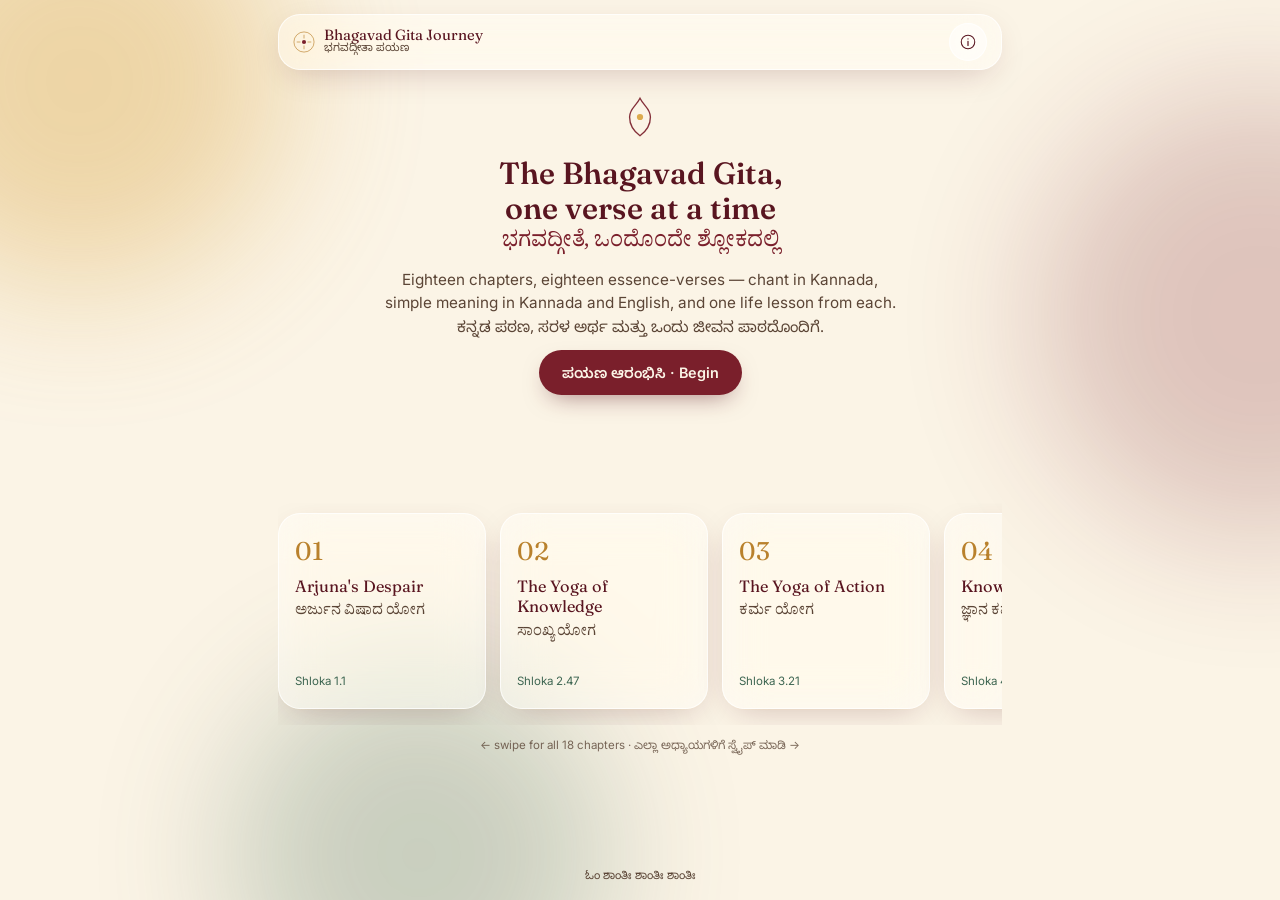
<file: index.html>
<!DOCTYPE html>
<html lang="kn">
<head>
<meta charset="UTF-8">
<meta name="viewport" content="width=device-width, initial-scale=1, viewport-fit=cover">
<title>ಭಗವದ್ಗೀತಾ ಪಯಣ · Bhagavad Gita Journey</title>
<meta name="description" content="Learn the Bhagavad Gita, one verse at a time — chant in Kannada, simple meaning in Kannada and English, and a life lesson from every shloka.">
<link rel="preconnect" href="https://fonts.googleapis.com">
<link rel="preconnect" href="https://fonts.gstatic.com" crossorigin>
<link href="https://fonts.googleapis.com/css2?family=Fraunces:opsz,wght@9..144,420;9..144,560;9..144,650&family=Inter:wght@400;500;600&family=Noto+Sans+Kannada:wght@400;500;600&family=Noto+Serif+Kannada:wght@500;600&display=swap" rel="stylesheet">
<link rel="stylesheet" href="style.css">
</head>
<body>

<div class="bg-blobs"><span class="b1"></span><span class="b2"></span><span class="b3"></span></div>

<div class="shell">

  <header class="site-header glass">
    <a class="brand" href="index.html">
      <svg viewBox="0 0 48 48" fill="none" xmlns="http://www.w3.org/2000/svg">
        <circle cx="24" cy="24" r="22" stroke="#B9812C" stroke-width="1.4"/>
        <circle cx="24" cy="24" r="4.5" fill="#7A1F2B"/>
        <path d="M24 9 L24 15.5 M24 32.5 L24 39 M9 24 L15.5 24 M32.5 24 L39 24" stroke="#B9812C" stroke-width="1.4" stroke-linecap="round"/>
      </svg>
      <span class="brand-text">Bhagavad Gita Journey<span class="kn">ಭಗವದ್ಗೀತಾ ಪಯಣ</span></span>
    </a>
    <button class="icon-btn" id="aboutBtn" aria-label="About">
      <svg viewBox="0 0 24 24" fill="none" xmlns="http://www.w3.org/2000/svg"><circle cx="12" cy="12" r="9" stroke="currentColor" stroke-width="1.4"/><path d="M12 11v5.5M12 7.8v.1" stroke="currentColor" stroke-width="1.6" stroke-linecap="round"/></svg>
    </button>
  </header>

  <section class="hero">
    <svg class="hero-sigil" viewBox="0 0 48 48" fill="none" xmlns="http://www.w3.org/2000/svg">
      <path d="M24 6 C28 14 34 16 34 24 C34 32 29.5 38 24 42 C18.5 38 14 32 14 24 C14 16 20 14 24 6 Z" stroke="#7A1F2B" stroke-width="1.3"/>
      <circle cx="24" cy="24" r="3" fill="#D9A441"/>
    </svg>
    <h1>The Bhagavad Gita,<br>one verse at a time</h1>
    <span class="hero-kn">ಭಗವದ್ಗೀತೆ, ಒಂದೊಂದೇ ಶ್ಲೋಕದಲ್ಲಿ</span>
    <p class="lede">
      Eighteen chapters, eighteen essence-verses — chant in Kannada, simple meaning in Kannada and English, and one life lesson from each.
      <span class="kn">ಕನ್ನಡ ಪಠಣ, ಸರಳ ಅರ್ಥ ಮತ್ತು ಒಂದು ಜೀವನ ಪಾಠದೊಂದಿಗೆ.</span>
    </p>
    <div class="cta-row">
      <a class="btn btn-primary" href="shloka.html?v=0">ಪಯಣ ಆರಂಭಿಸಿ · Begin</a>
    </div>
  </section>

  <div class="carousel-wrap">
    <div class="carousel" id="carousel"><!-- chapter cards injected --></div>
    <p class="scroll-hint">← swipe for all 18 chapters · ಎಲ್ಲಾ ಅಧ್ಯಾಯಗಳಿಗೆ ಸ್ವೈಪ್ ಮಾಡಿ →</p>
  </div>

  <footer class="site-footer">ಓಂ ಶಾಂತಿಃ ಶಾಂತಿಃ ಶಾಂತಿಃ</footer>

</div>

<div class="modal-overlay" id="aboutModal">
  <div class="modal-card glass">
    <h2>About this journey · ಈ ಪಯಣದ ಬಗ್ಗೆ</h2>
    <p>This site walks through one carefully chosen verse from each of the Gita's eighteen chapters — the line that carries that chapter's heart. It's a starting point, not the full 700 verses; built so more shlokas can be added chapter by chapter over time.</p>
    <p class="kn">ಈ ವೆಬ್‌ಸೈಟ್ ಗೀತೆಯ ಹದಿನೆಂಟು ಅಧ್ಯಾಯಗಳಿಂದ ಆರಿಸಿದ ಒಂದೊಂದು ಶ್ಲೋಕದ ಮೂಲಕ ಸಾಗುತ್ತದೆ. ಇದು ಒಂದು ಆರಂಭ, 700 ಶ್ಲೋಕಗಳ ಪೂರ್ಣ ಪಟ್ಟಿ ಅಲ್ಲ.</p>
    <span class="modal-close" id="aboutClose">Close · ಮುಚ್ಚಿ</span>
  </div>
</div>

<script src="data.js"></script>
<script>
  const carousel = document.getElementById('carousel');
  GITA_DATA.forEach((v, i) => {
    const a = document.createElement('a');
    a.className = 'chapter-card glass';
    a.href = `shloka.html?v=${i}`;
    a.innerHTML = `
      <span class="num">${String(v.chapter).padStart(2,'0')}</span>
      <span class="ctitle-en">${v.chapterTitleEn}</span>
      <span class="ctitle-kn">${v.chapterTitleKn}</span>
      <span class="ctag">Shloka ${v.verseRef}</span>
    `;
    carousel.appendChild(a);
  });

  const aboutBtn = document.getElementById('aboutBtn');
  const aboutModal = document.getElementById('aboutModal');
  const aboutClose = document.getElementById('aboutClose');
  aboutBtn.addEventListener('click', () => aboutModal.classList.add('is-open'));
  aboutClose.addEventListener('click', () => aboutModal.classList.remove('is-open'));
  aboutModal.addEventListener('click', (e) => { if (e.target === aboutModal) aboutModal.classList.remove('is-open'); });
</script>
</body>
</html>
</file>
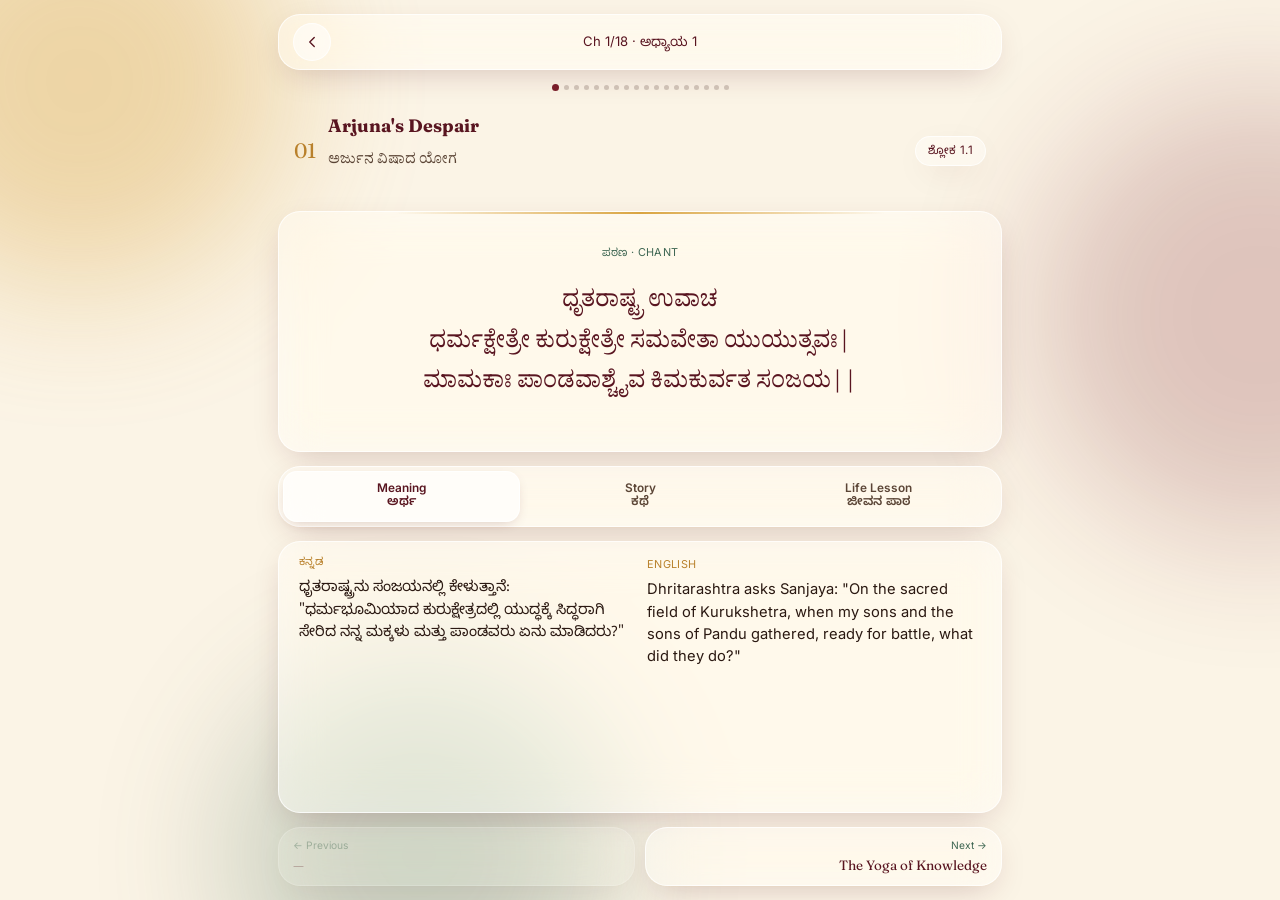
<file: shloka.html>
<!DOCTYPE html>
<html lang="kn">
<head>
<meta charset="UTF-8">
<meta name="viewport" content="width=device-width, initial-scale=1, viewport-fit=cover">
<title>ಶ್ಲೋಕ · Bhagavad Gita Journey</title>
<link rel="preconnect" href="https://fonts.googleapis.com">
<link rel="preconnect" href="https://fonts.gstatic.com" crossorigin>
<link href="https://fonts.googleapis.com/css2?family=Fraunces:opsz,wght@9..144,420;9..144,560;9..144,650&family=Inter:wght@400;500;600&family=Noto+Sans+Kannada:wght@400;500;600&family=Noto+Serif+Kannada:wght@500;600&display=swap" rel="stylesheet">
<link rel="stylesheet" href="style.css">
</head>
<body>

<div class="bg-blobs"><span class="b1"></span><span class="b2"></span><span class="b3"></span></div>

<div class="shell">

  <header class="site-header glass">
    <a class="icon-btn" href="index.html" aria-label="All chapters">
      <svg viewBox="0 0 24 24" fill="none" xmlns="http://www.w3.org/2000/svg"><path d="M15 18l-6-6 6-6" stroke="currentColor" stroke-width="1.8" stroke-linecap="round" stroke-linejoin="round"/></svg>
    </a>
    <a class="header-link" href="index.html" id="crumb"></a>
    <span class="icon-btn" style="visibility:hidden"></span>
  </header>

  <div class="progress-row" id="progressRow"></div>

  <div class="verse-top">
    <span class="vnum" id="vnum"></span>
    <div class="vtitles">
      <h1 id="chapterEn"></h1>
      <p class="kn-title" id="chapterKn"></p>
    </div>
    <span class="verse-ref glass" id="verseRef"></span>
  </div>

  <section class="chant-panel glass">
    <p class="chant-label">ಪಠಣ · CHANT</p>
    <p class="chant" id="chant"></p>
  </section>

  <nav class="tabs-bar glass">
    <div class="tab-indicator" id="tabIndicator"></div>
    <button class="tab-btn is-active" data-tab="meaning">Meaning<span class="kn">ಅರ್ಥ</span></button>
    <button class="tab-btn" data-tab="story">Story<span class="kn">ಕಥೆ</span></button>
    <button class="tab-btn" data-tab="lesson">Life Lesson<span class="kn">ಜೀವನ ಪಾಠ</span></button>
  </nav>

  <div class="tab-panels glass">

    <div class="tab-panel is-active" data-panel="meaning">
      <div class="meaning-grid">
        <div class="meaning-col kn">
          <p class="col-label">ಕನ್ನಡ</p>
          <p id="meaningKn"></p>
        </div>
        <div class="meaning-col">
          <p class="col-label">ENGLISH</p>
          <p id="meaningEn"></p>
        </div>
      </div>
    </div>

    <div class="tab-panel" data-panel="story">
      <div class="explain-pair">
        <span class="lang-tag">ಕನ್ನಡದಲ್ಲಿ</span>
        <p class="kn" id="explainKn"></p>
        <span class="lang-tag">In plain English</span>
        <p id="explainEn"></p>
      </div>
    </div>

    <div class="tab-panel" data-panel="lesson" id="lifehackBox">
      <div class="lifehack-head">
        <svg viewBox="0 0 24 24" fill="none" xmlns="http://www.w3.org/2000/svg"><path d="M9 18h6M10 21h4M12 3a6 6 0 00-3.6 10.8c.6.45.9 1.15.9 1.9V16h5.4v-.3c0-.75.3-1.45.9-1.9A6 6 0 0012 3z" stroke="currentColor" stroke-width="1.4" stroke-linecap="round" stroke-linejoin="round"/></svg>
        <span>ಜೀವನ ಪಾಠ · Life Lesson</span>
      </div>
      <p class="kn" id="lifehackKn"></p>
      <p id="lifehackEn"></p>
    </div>

  </div>

  <nav class="verse-nav">
    <a class="nav-btn prev glass" id="prevBtn">
      <span class="nav-dir">← Previous</span>
      <span class="nav-title" id="prevTitle"></span>
    </a>
    <a class="nav-btn next glass" id="nextBtn">
      <span class="nav-dir">Next →</span>
      <span class="nav-title" id="nextTitle"></span>
    </a>
  </nav>

</div>

<script src="data.js"></script>
<script>
  const params = new URLSearchParams(location.search);
  let idx = parseInt(params.get('v'), 10);
  if (isNaN(idx) || idx < 0 || idx >= GITA_DATA.length) idx = 0;
  const v = GITA_DATA[idx];

  document.title = `${v.verseRef} · ${v.chapterTitleEn} · Bhagavad Gita Journey`;

  document.getElementById('crumb').textContent = `Ch ${v.chapter}/18 · ಅಧ್ಯಾಯ ${v.chapter}`;
  document.getElementById('vnum').textContent = String(v.chapter).padStart(2,'0');
  document.getElementById('chapterEn').textContent = v.chapterTitleEn;
  document.getElementById('chapterKn').textContent = v.chapterTitleKn;
  document.getElementById('verseRef').textContent = `ಶ್ಲೋಕ ${v.verseRef}`;
  document.getElementById('chant').textContent = v.kannadaChant;
  document.getElementById('meaningKn').textContent = v.meaningKn;
  document.getElementById('meaningEn').textContent = v.meaningEn;
  document.getElementById('explainKn').textContent = v.explanationKn;
  document.getElementById('explainEn').textContent = v.explanationEn;

  if (v.lifeHackKn && v.lifeHackEn) {
    document.getElementById('lifehackKn').textContent = v.lifeHackKn;
    document.getElementById('lifehackEn').textContent = v.lifeHackEn;
  } else {
    document.getElementById('lifehackBox').innerHTML =
      '<div class="lifehack-head"><span>ಜೀವನ ಪಾಠ · Life Lesson</span></div><p class="no-lifehack">This verse sets the scene — the lesson builds as the story continues.</p>';
  }

  // progress dots
  const progressRow = document.getElementById('progressRow');
  GITA_DATA.forEach((_, i) => {
    const d = document.createElement('span');
    d.className = 'dot' + (i === idx ? ' is-active' : (i < idx ? ' is-done' : ''));
    progressRow.appendChild(d);
  });

  // prev / next
  const prevBtn = document.getElementById('prevBtn');
  const nextBtn = document.getElementById('nextBtn');

  if (idx > 0) {
    const p = GITA_DATA[idx - 1];
    prevBtn.href = `shloka.html?v=${idx - 1}`;
    document.getElementById('prevTitle').textContent = p.chapterTitleEn;
  } else {
    prevBtn.classList.add('disabled');
    document.getElementById('prevTitle').textContent = '—';
  }

  if (idx < GITA_DATA.length - 1) {
    const n = GITA_DATA[idx + 1];
    nextBtn.href = `shloka.html?v=${idx + 1}`;
    document.getElementById('nextTitle').textContent = n.chapterTitleEn;
  } else {
    nextBtn.classList.add('disabled');
    document.getElementById('nextTitle').textContent = 'Journey Complete';
  }

  // segmented tabs with sliding glass indicator
  const tabBtns = document.querySelectorAll('.tab-btn');
  const tabPanels = document.querySelectorAll('.tab-panel');
  const indicator = document.getElementById('tabIndicator');

  function moveIndicator(btn){
    indicator.style.transform = `translateX(${btn.offsetLeft - 4}px)`;
    indicator.style.width = btn.offsetWidth + 'px';
  }

  tabBtns.forEach(btn => {
    btn.addEventListener('click', () => {
      tabBtns.forEach(b => b.classList.remove('is-active'));
      tabPanels.forEach(p => p.classList.remove('is-active'));
      btn.classList.add('is-active');
      document.querySelector(`.tab-panel[data-panel="${btn.dataset.tab}"]`).classList.add('is-active');
      moveIndicator(btn);
      document.querySelector('.tab-panels').scrollTop = 0;
    });
  });

  window.addEventListener('load', () => moveIndicator(document.querySelector('.tab-btn.is-active')));
  window.addEventListener('resize', () => moveIndicator(document.querySelector('.tab-btn.is-active')));
</script>
</body>
</html>
</file>
<file: style.css>
/* ============================================================
   ಭಗವದ್ಗೀತಾ ಪಯಣ — design tokens
   Glass UI, dawn-temple palette, single-viewport app shell.
   Type: Fraunces (EN display) + Noto Serif Kannada (KN display)
         Inter (EN body) + Noto Sans Kannada (KN body)
   ============================================================ */

:root{
  --bg:            #FBF4E6;
  --ink:           #2B1912;
  --ink-soft:      #5B4536;
  --maroon:        #7A1F2B;
  --maroon-deep:   #591520;
  --gold:          #B9812C;
  --gold-bright:   #D9A441;
  --sage:          #3E6652;
  --sage-deep:     #2E4E3E;

  --glass:         rgba(255,255,255,0.46);
  --glass-strong:  rgba(255,255,255,0.68);
  --glass-border:  rgba(255,255,255,0.75);
  --glass-shadow:  0 10px 34px -12px rgba(89,21,32,0.28);
  --blur: blur(22px) saturate(180%);

  --radius: 22px;
  --radius-sm: 14px;
  --max-w: 760px;

  --sp-1: clamp(4px, 1vh, 8px);
  --sp-2: clamp(8px, 1.6vh, 14px);
  --sp-3: clamp(12px, 2.4vh, 22px);
}

*{ box-sizing: border-box; -webkit-tap-highlight-color: transparent; }
html, body{ height: 100%; }

html{ scroll-behavior: smooth; }

body{
  margin:0;
  color: var(--ink);
  font-family: "Inter", "Noto Sans Kannada", sans-serif;
  line-height: 1.5;
  -webkit-font-smoothing: antialiased;
  position: relative;
  overflow: hidden;
  overscroll-behavior: none;
  background: var(--bg);
}

/* ---------- blurred colour blobs behind the glass ---------- */
.bg-blobs{
  position: fixed;
  inset: 0;
  z-index: -1;
  overflow: hidden;
  pointer-events: none;
}
.bg-blobs span{
  position:absolute;
  border-radius: 50%;
  filter: blur(70px);
  opacity: 0.55;
}
.bg-blobs .b1{ width: 46vh; height: 46vh; background: var(--gold-bright); top: -14vh; left: -10vw; opacity:0.38; }
.bg-blobs .b2{ width: 50vh; height: 50vh; background: var(--maroon); top: 10vh; right: -16vw; opacity:0.22; }
.bg-blobs .b3{ width: 42vh; height: 42vh; background: var(--sage); bottom: -16vh; left: 18vw; opacity:0.26; }

.kn{ font-family: "Noto Sans Kannada", "Inter", sans-serif; }
.kn-serif{ font-family: "Noto Serif Kannada", "Noto Serif", serif; }
.en-display{ font-family: "Fraunces", serif; }
.chant{ font-family: "Noto Serif Kannada", "Noto Serif", serif; }

a{ color: inherit; }
::selection{ background: var(--gold-bright); color: var(--maroon-deep); }

/* ---------- glass primitive ---------- */
.glass{
  background: var(--glass);
  -webkit-backdrop-filter: var(--blur);
  backdrop-filter: var(--blur);
  border: 1px solid var(--glass-border);
  border-radius: var(--radius);
  box-shadow: var(--glass-shadow);
}

/* ============================================================
   APP SHELL — fills viewport, no page scroll
   ============================================================ */

.shell{
  height: 100dvh;
  max-width: var(--max-w);
  margin: 0 auto;
  display: flex;
  flex-direction: column;
  padding: var(--sp-2) 18px calc(var(--sp-2) + env(safe-area-inset-bottom,0px));
  gap: var(--sp-2);
}

header.site-header{
  flex: none;
  display:flex;
  align-items:center;
  justify-content:space-between;
  gap: 10px;
  padding: 8px 14px;
}

.brand{
  display:flex;
  align-items:center;
  gap:9px;
  text-decoration:none;
  color: var(--maroon-deep);
  min-width: 0;
}
.brand svg{ width: 22px; height: 22px; flex: none; }
.brand-text{
  font-family:"Fraunces", serif;
  font-size: 0.92rem;
  line-height:1.15;
  white-space: nowrap;
  overflow: hidden;
  text-overflow: ellipsis;
}
.brand-text .kn{ display:block; font-size: 0.74em; color: var(--ink-soft); }

.icon-btn{
  flex: none;
  width: 38px; height: 38px;
  border-radius: 50%;
  display:flex; align-items:center; justify-content:center;
  text-decoration:none;
  color: var(--maroon-deep);
  border: 1px solid var(--glass-border);
  background: var(--glass);
  -webkit-backdrop-filter: var(--blur);
  backdrop-filter: var(--blur);
}
.icon-btn svg{ width:18px; height:18px; }

.header-link{
  font-size: 0.82rem;
  text-decoration: none;
  color: var(--maroon-deep);
  padding: 9px 16px;
  white-space: nowrap;
}

/* ============================================================
   HOME PAGE
   ============================================================ */

.hero{
  flex: none;
  text-align: center;
  padding: var(--sp-1) 10px;
}
.hero-sigil{ width: clamp(34px, 6vh, 50px); height: clamp(34px, 6vh, 50px); margin: 0 auto var(--sp-1); opacity:0.92; }
.hero h1{
  font-family: "Fraunces", serif;
  font-weight: 560;
  font-size: clamp(1.35rem, 3.4vh, 2.1rem);
  color: var(--maroon-deep);
  margin: 0 0 2px;
  line-height: 1.15;
}
.hero .hero-kn{
  font-family: "Noto Serif Kannada", serif;
  font-size: clamp(1rem, 2.4vh, 1.35rem);
  color: var(--maroon);
  display:block;
  margin-bottom: var(--sp-1);
}
.hero p.lede{
  max-width: 520px;
  margin: 0 auto;
  color: var(--ink-soft);
  font-size: clamp(0.82rem, 1.7vh, 0.98rem);
  display: none;
}
@media (min-height: 720px){ .hero p.lede{ display:block; } }
.hero p.lede .kn{ display:block; margin-top:4px; }

.cta-row{
  margin-top: var(--sp-1);
  display:flex;
  gap: 10px;
  justify-content:center;
  flex-wrap: wrap;
}

.btn{
  display:inline-flex;
  align-items:center;
  gap:8px;
  padding: 11px 22px;
  border-radius: 999px;
  text-decoration:none;
  font-size: 0.9rem;
  font-weight: 600;
  border: 1px solid transparent;
  transition: transform .15s ease;
}
.btn:active{ transform: scale(0.97); }

.btn-primary{
  background: var(--maroon);
  color: #FBF4E6;
  box-shadow: 0 10px 24px -10px rgba(89,21,32,0.55);
}
.btn-ghost{
  color: var(--maroon-deep);
  border: 1px solid var(--glass-border);
  background: var(--glass);
  -webkit-backdrop-filter: var(--blur);
  backdrop-filter: var(--blur);
}

/* ---------- horizontal chapter carousel ---------- */
.carousel-wrap{
  flex: 1 1 auto;
  min-height: 0;
  display: flex;
  flex-direction: column;
  justify-content: center;
}

.carousel{
  display:flex;
  gap: 14px;
  overflow-x: auto;
  overflow-y: hidden;
  scroll-snap-type: x mandatory;
  padding: 10px 6px 16px;
  -webkit-overflow-scrolling: touch;
  scrollbar-width: thin;
  touch-action: pan-x;
  overscroll-behavior-x: contain;
}
.carousel::-webkit-scrollbar{ height: 5px; }
.carousel::-webkit-scrollbar-thumb{ background: var(--glass-border); border-radius: 10px; }

.chapter-card{
  flex: none;
  width: clamp(168px, 42vw, 208px);
  scroll-snap-align: start;
  padding: 18px 16px;
  text-decoration: none;
  color: var(--ink);
  display:flex;
  flex-direction: column;
  gap: 6px;
  position: relative;
}
.chapter-card .num{
  font-family:"Fraunces", serif;
  font-size: 1.6rem;
  color: var(--gold);
}
.chapter-card .ctitle-en{
  font-family:"Fraunces", serif;
  color: var(--maroon-deep);
  font-size: 1.02rem;
  line-height: 1.25;
}
.chapter-card .ctitle-kn{
  font-family:"Noto Serif Kannada", serif;
  color: var(--ink-soft);
  font-size: 0.92rem;
}
.chapter-card .ctag{
  margin-top: auto;
  font-size: 0.72rem;
  color: var(--sage);
}

.scroll-hint{
  text-align:center;
  font-size: 0.72rem;
  color: var(--ink-soft);
  flex: none;
  opacity: 0.8;
}

footer.site-footer{
  flex: none;
  text-align:center;
  padding: 2px 10px;
  color: var(--ink-soft);
  font-size: 0.72rem;
}

/* ---------- about modal ---------- */
.modal-overlay{
  position: fixed;
  inset: 0;
  background: rgba(43,25,18,0.28);
  display: none;
  align-items: center;
  justify-content: center;
  padding: 24px;
  z-index: 50;
}
.modal-overlay.is-open{ display:flex; }
.modal-card{
  max-width: 480px;
  width: 100%;
  max-height: 80dvh;
  overflow-y: auto;
  padding: 26px 24px;
  background: var(--glass-strong);
}
.modal-card h2{
  font-family:"Fraunces", serif;
  color: var(--maroon-deep);
  font-size: 1.15rem;
  margin: 0 0 10px;
}
.modal-card p{ color: var(--ink-soft); font-size: 0.92rem; margin: 0 0 10px; }
.modal-close{
  margin-top: 8px;
  display:inline-block;
  font-size: 0.85rem;
  color: var(--maroon);
  border-bottom: 1px solid var(--gold);
  cursor: pointer;
}

/* ============================================================
   SHLOKA (verse) PAGE — app shell
   ============================================================ */

.progress-row{
  flex: none;
  display:flex;
  align-items:center;
  justify-content:center;
  gap: 5px;
  flex-wrap: wrap;
}
.dot{ width: 5px; height: 5px; border-radius: 50%; background: rgba(91,69,54,0.25); flex: none; }
.dot.is-active{ background: var(--maroon); width:7px; height:7px; }
.dot.is-done{ background: var(--gold); }

.verse-top{
  flex: none;
  display: flex;
  align-items: center;
  gap: 12px;
  padding: 10px 16px;
}
.verse-top .vnum{
  font-family:"Fraunces", serif;
  font-size: 1.3rem;
  color: var(--gold);
  flex: none;
}
.verse-top .vtitles{ min-width: 0; flex: 1; overflow: hidden; }
.verse-top h1{
  font-family: "Fraunces", serif;
  color: var(--maroon-deep);
  font-size: clamp(0.98rem, 2vh, 1.2rem);
  margin: 0;
  line-height:1.2;
  white-space: nowrap; overflow:hidden; text-overflow: ellipsis;
}
.verse-top .kn-title{
  font-family: "Noto Serif Kannada", serif;
  color: var(--ink-soft);
  font-size: clamp(0.82rem, 1.6vh, 0.96rem);
  white-space: nowrap; overflow:hidden; text-overflow: ellipsis;
}
.verse-ref{
  flex: none;
  font-size: 0.72rem;
  letter-spacing: 0.03em;
  color: var(--maroon-deep);
  padding: 5px 12px;
  border-radius: 999px;
}

/* chant panel */
.chant-panel{
  flex: none;
  padding: var(--sp-3) 18px;
  text-align:center;
  position: relative;
}
.chant-panel::before{
  content:"";
  position:absolute;
  top:0; left: 16%; right:16%;
  height: 2px;
  background: linear-gradient(90deg, transparent, var(--gold-bright), transparent);
}
.chant-panel .chant{
  white-space: pre-line;
  font-size: clamp(1rem, 2.6vh, 1.45rem);
  color: var(--maroon-deep);
  line-height: 1.75;
}
.chant-label{
  font-size: 0.68rem;
  color: var(--sage);
  margin-bottom: var(--sp-1);
  letter-spacing: 0.03em;
}

/* ---------- segmented tabs ---------- */
.tabs-bar{
  flex: none;
  position: relative;
  display:flex;
  padding: 4px;
  gap: 2px;
}
.tab-indicator{
  position:absolute;
  top:4px; bottom:4px; left:4px;
  width: calc(33.333% - 5.33px);
  background: var(--glass-strong);
  border: 1px solid var(--glass-border);
  border-radius: calc(var(--radius) - 8px);
  box-shadow: 0 4px 14px -6px rgba(89,21,32,0.3);
  transition: transform .28s cubic-bezier(.4,0,.2,1);
  z-index: 0;
}
.tab-btn{
  position: relative;
  z-index: 1;
  flex: 1;
  border: none;
  background: transparent;
  padding: 10px 4px;
  font-family: "Inter", sans-serif;
  font-size: 0.74rem;
  font-weight: 600;
  color: var(--ink-soft);
  cursor: pointer;
  text-align:center;
  line-height: 1.3;
}
.tab-btn .kn{ display:block; font-size: 0.78rem; }
.tab-btn.is-active{ color: var(--maroon-deep); }

.tab-panels{
  flex: 1 1 auto;
  min-height: 0;
  position: relative;
  padding: var(--sp-2) 20px;
  overflow-y: auto;
  overscroll-behavior: contain;
  -webkit-overflow-scrolling: touch;
}

.tab-panel{ display:none; }
.tab-panel.is-active{ display:block; }

.meaning-grid{ display:grid; grid-template-columns: 1fr 1fr; gap: 14px; }
@media (max-width: 480px){ .meaning-grid{ grid-template-columns: 1fr; gap: 10px; } }
.meaning-col .col-label{ font-size: 0.68rem; letter-spacing: 0.03em; color: var(--gold); margin-bottom: 6px; }
.meaning-col p{ margin: 0; color: var(--ink); font-size: 0.92rem; }

.explain-pair .lang-tag{ font-size: 0.66rem; color: var(--sage); display:block; margin-bottom:3px; }
.explain-pair p{ margin: 0 0 12px; color: var(--ink-soft); font-size: 0.9rem; }
.explain-pair p.kn{ color: var(--ink); font-size: 0.92rem; }

.lifehack-head{ display:flex; align-items:center; gap:8px; margin-bottom: 10px; }
.lifehack-head svg{ width:18px; height:18px; flex:none; color: var(--sage-deep); }
.lifehack-head span{ font-family:"Fraunces", serif; color: var(--sage-deep); font-size: 0.95rem; }
.lifehack p{ margin: 0 0 10px; color: var(--ink); font-size: 0.92rem; }
.lifehack p:last-child{ margin-bottom:0; }
.no-lifehack{ color: var(--ink-soft); font-style: italic; font-size: 0.88rem; }

/* ---------- nav footer ---------- */
.verse-nav{
  flex: none;
  display:flex;
  gap: 10px;
}
.nav-btn{
  flex: 1;
  display:flex;
  flex-direction: column;
  gap: 2px;
  text-decoration:none;
  padding: 10px 14px;
  color: var(--ink);
  min-width: 0;
}
.nav-btn.next{ text-align: right; align-items: flex-end; }
.nav-btn .nav-dir{ font-size: 0.64rem; color: var(--sage); }
.nav-btn .nav-title{
  font-family:"Fraunces", serif; color: var(--maroon-deep); font-size:0.84rem;
  white-space: nowrap; overflow:hidden; text-overflow: ellipsis; max-width: 100%;
}
.nav-btn.disabled{ opacity: 0.35; pointer-events:none; }
</file>
